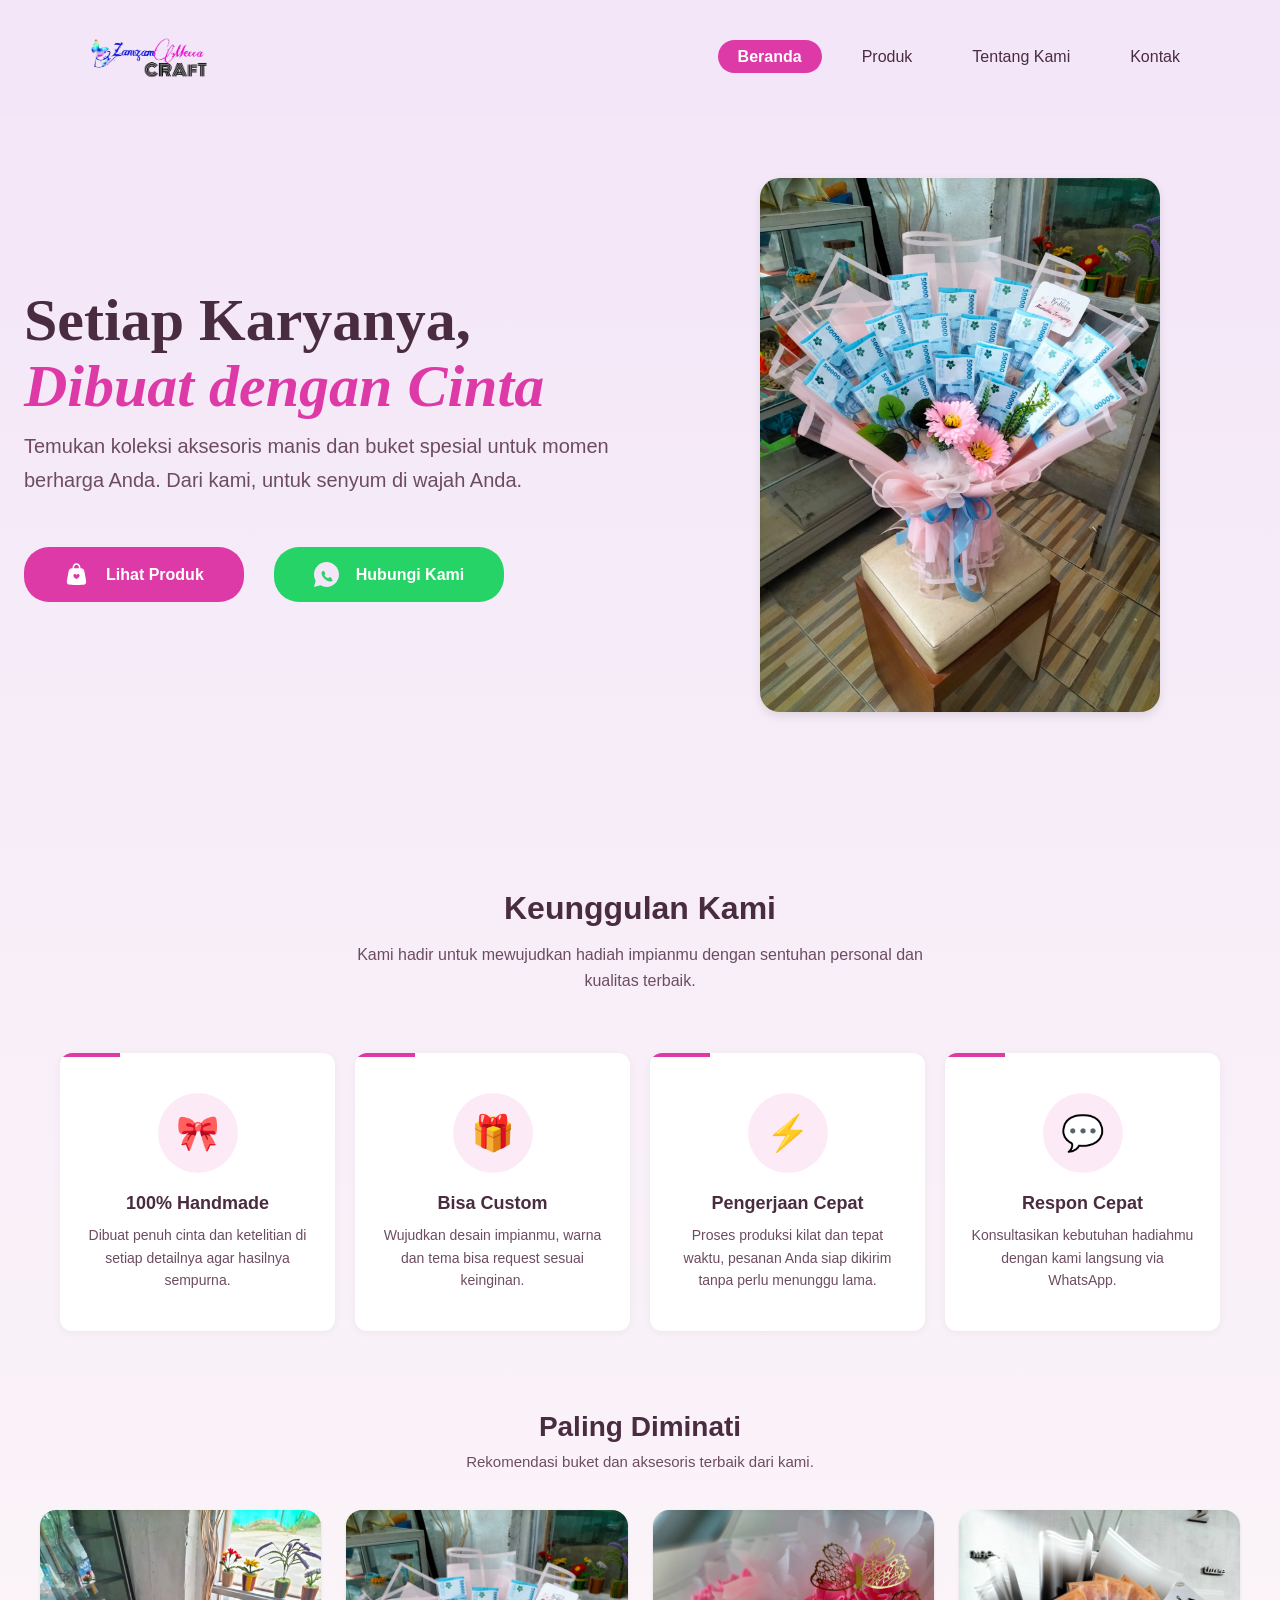
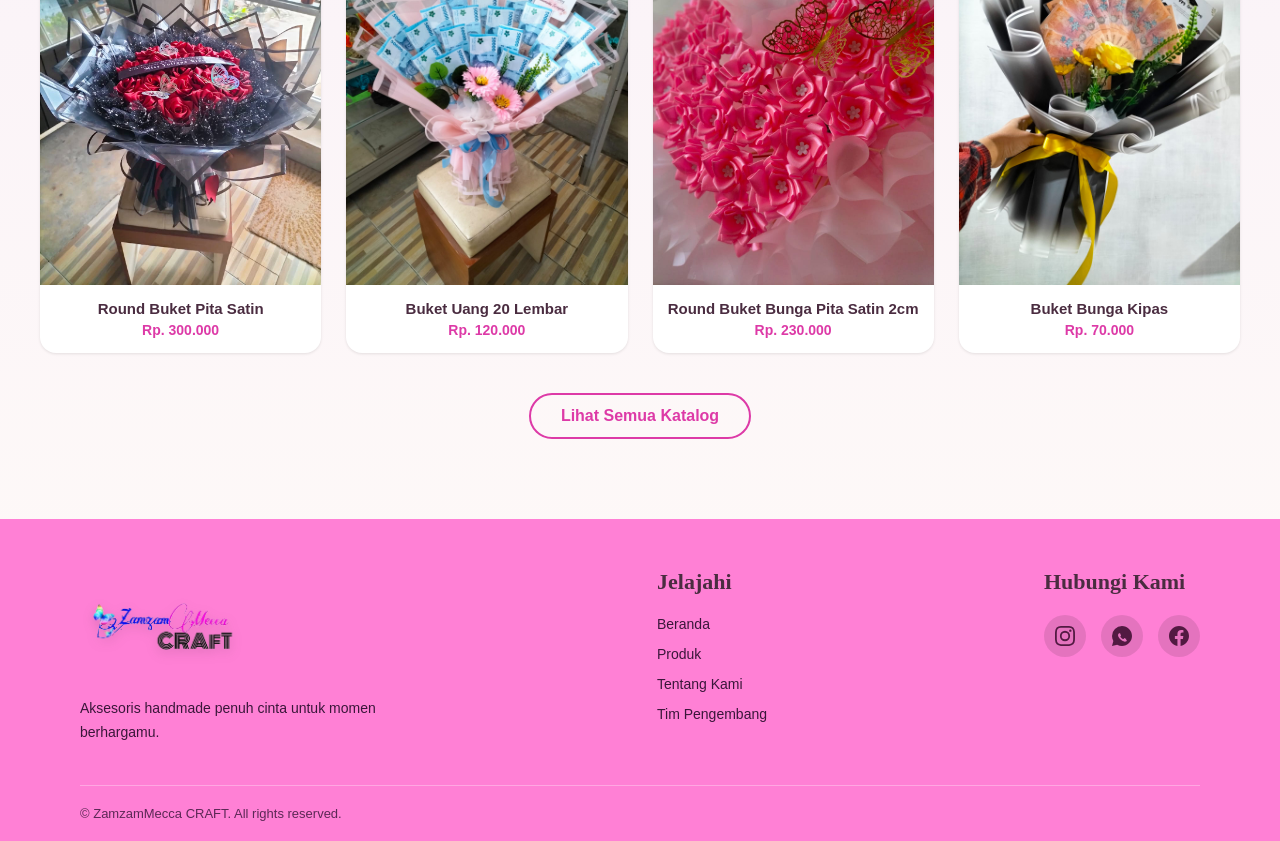
<file: index.html>
<!DOCTYPE html>
<html lang="en">

<head>
    <meta charset="UTF-8">
    <meta name="viewport" content="width=device-width, initial-scale=1.0">
    <link rel="stylesheet" href="css/global.css">
    <link rel="stylesheet" href="css/style.css">
    <title>ZamzamMecca CRAFT</title>
</head>

<body>
    <nav id="nav-container"></nav>

    <header id="beranda">
        <div class="header-grid">
            <div class="header-text">
                <h1>Setiap Karyanya, <br> <span>Dibuat dengan Cinta</span></h1>
                <p>
                    Temukan koleksi aksesoris manis dan buket spesial untuk momen
                    berharga Anda. Dari kami, untuk senyum di wajah Anda.
                </p>
                <div class="header-hubungi">
                    <a href="produk.html" class="header-produk">
                        <img src="public/icons/bag.svg" alt="Produk">
                        Lihat Produk
                    </a>
                    <a href="https://wa.me/6285262526261" class="header-whatsapp" target="_blank"
                        rel="noopener noreferrer">
                        <img src="public/icons/wa.svg" alt="WhatsApp">
                        <span>Hubungi Kami</span>
                    </a>
                </div>
            </div>
            <div class="header-img">
                <div class="slider-container">
                    <div class="slider-wrapper">
                        <div class="slide">
                            <img src="public/img/buket1.jpeg" alt="Karya 1">
                        </div>
                        <div class="slide">
                            <img src="public/img/buket2.jpeg" alt="Karya 2">
                        </div>
                        <div class="slide">
                            <img src="public/img/buket6.jpeg" alt="Karya 3">
                        </div>
                    </div>
                </div>
            </div>
        </div>
    </header>

    <main>
        <!-- Section Keunggulan -->
        <section class="keunggulan-section">
            <div class="keunggulan-header">
                <h2>Keunggulan Kami</h2>
                <p>Kami hadir untuk mewujudkan hadiah impianmu dengan sentuhan personal dan kualitas terbaik.</p>
            </div>

            <div class="keunggulan-grid">
                <div class="keunggulan-card">
                    <div class="keunggulan-bar"></div>
                    <div class="keunggulan-icon">🎀</div>
                    <h3>100% Handmade</h3>
                    <p>Dibuat penuh cinta dan ketelitian di setiap detailnya agar hasilnya sempurna.</p>
                </div>

                <div class="keunggulan-card">
                    <div class="keunggulan-bar"></div>
                    <div class="keunggulan-icon">🎁</div>
                    <h3>Bisa Custom</h3>
                    <p>Wujudkan desain impianmu, warna dan tema bisa request sesuai keinginan.</p>
                </div>

                <div class="keunggulan-card">
                    <div class="keunggulan-bar"></div>
                    <div class="keunggulan-icon">⚡</div>
                    <h3>Pengerjaan Cepat</h3>
                    <p>Proses produksi kilat dan tepat waktu, pesanan Anda siap dikirim tanpa perlu menunggu lama.</p>
                </div>


                <div class="keunggulan-card">
                    <div class="keunggulan-bar"></div>
                    <div class="keunggulan-icon">💬</div>
                    <h3>Respon Cepat</h3>
                    <p>Konsultasikan kebutuhan hadiahmu dengan kami langsung via WhatsApp.</p>
                </div>
            </div>
        </section>

        <!-- 2. Section Produk Terlaris -->
        <section class="produk-terlaris">
            <h2>Paling Diminati</h2>
            <p>Rekomendasi buket dan aksesoris terbaik dari kami.</p>

            <div id="container-terlaris" class="grid-terlaris">
                <!-- menampilkan produk -->
            </div>

            <a href="produk.html" class="btn-lihat-semua">Lihat Semua Katalog</a>
        </section>
    </main>

    <footer id="footer-container"></footer>

    <script src="js/data.js"></script>
    <script src="js/main.js"></script>

    <script>
        // memanggil Produk Terlaris di Beranda
        const tampilTerlaris = document.getElementById('container-terlaris');

        if (typeof dataProdukPrioritas !== 'undefined' && dataProdukPrioritas.length > 0) {
            dataProdukPrioritas.forEach(produk => {
                tampilTerlaris.innerHTML += `
                    <div class="card-terlaris">
                        <div class="card-img">
                            <img src="${produk.foto}" alt="${produk.nama}">
                        </div>
                        <div class="card-info">
                            <h3>${produk.nama}</h3>
                            <p>${produk.harga}</p>
                        </div>
                    </div>
                `;
            });
        } else {
            tampilTerlaris.innerHTML = `<p style="text-align:center; color:#888;">Produk terlaris segera hadir!</p>`;
        }

        // Auto Slide Header (Efek Geser)
        const wrapper = document.querySelector('.slider-wrapper');
        const slides = document.querySelectorAll('.slide');
        let index = 0;

        function nextSlide() {
            if (!wrapper || slides.length === 0) return;

            index++;

            // Jika sudah di akhir, kembali ke awal
            if (index >= slides.length) {
                index = 0;
            }

            // Geser wrapper berdasarkan indeks (min-width: 100%)
            const percentageToSlide = -index * 100;
            wrapper.style.transform = `translateX(${percentageToSlide}%)`;
        }

        // Ganti gambar setiap 2.5 detik
        setInterval(nextSlide, 2500);
    </script>
</body>

</html>
</file>
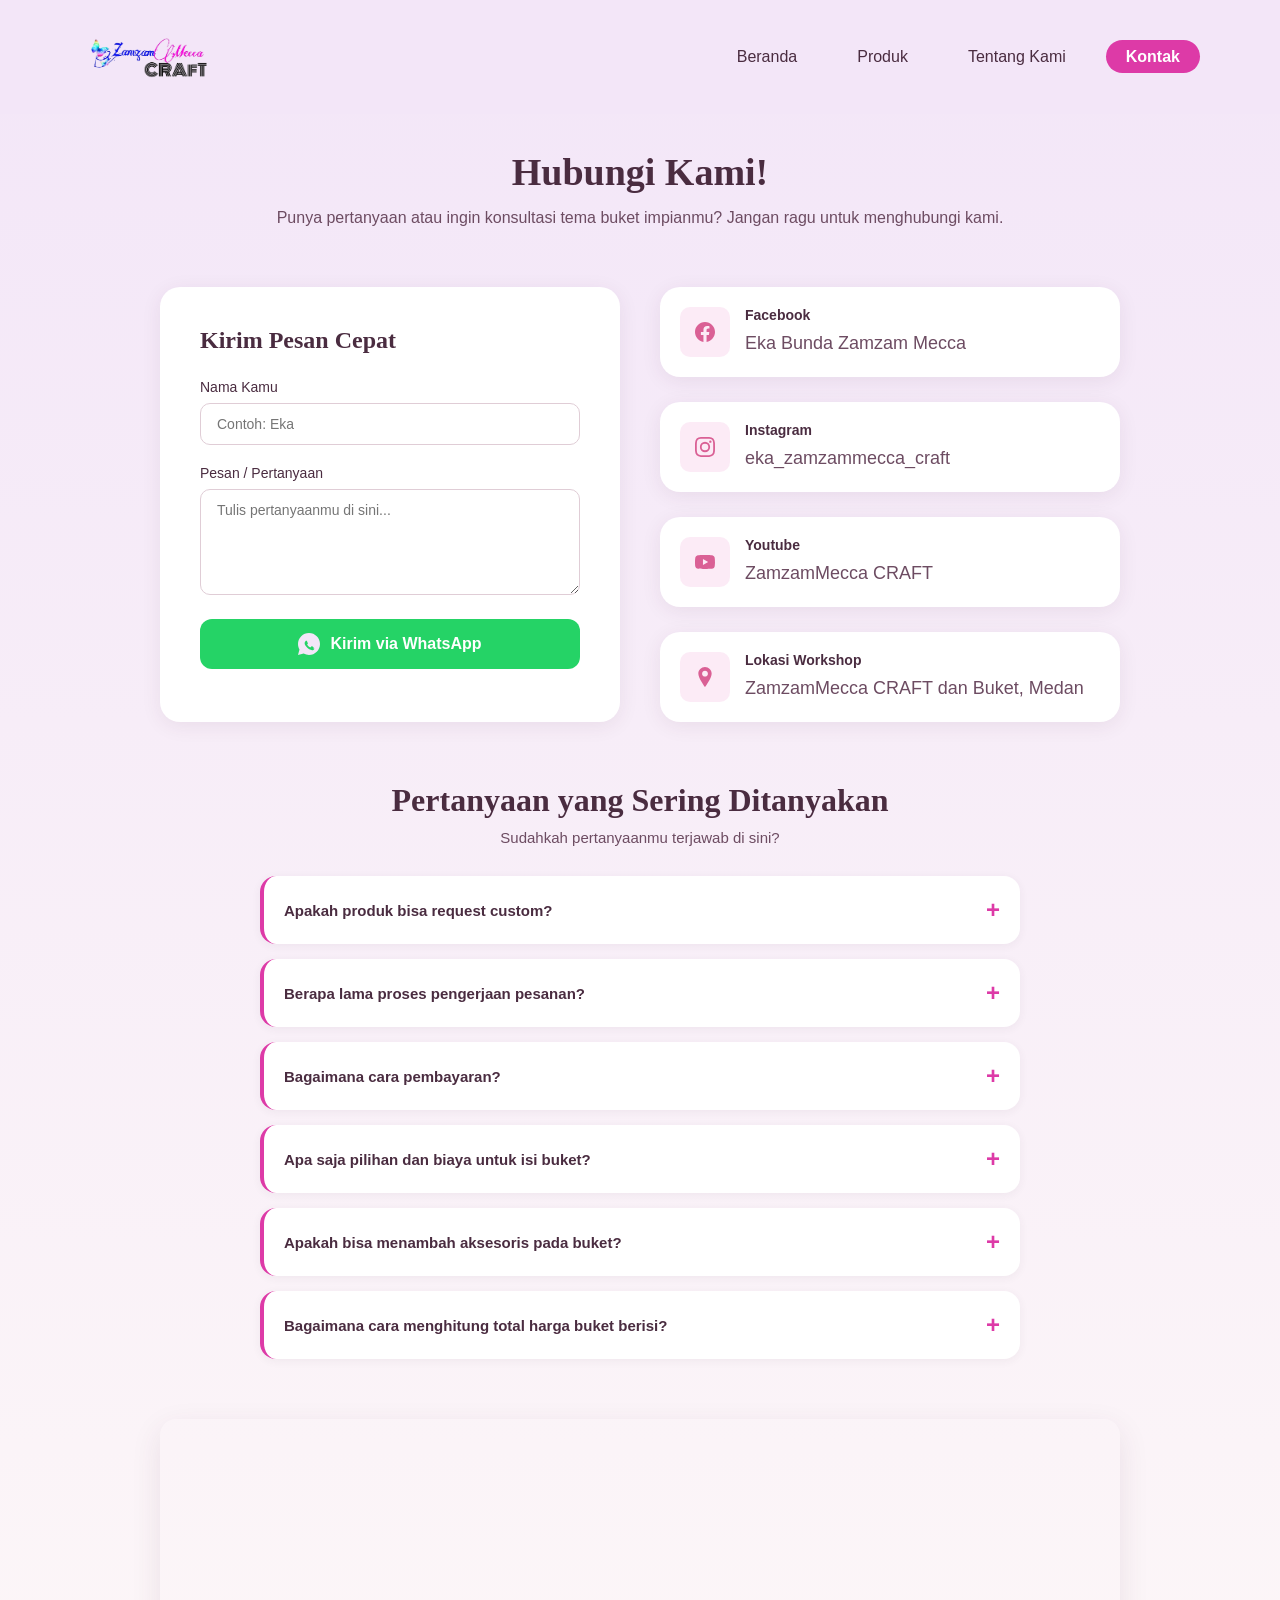
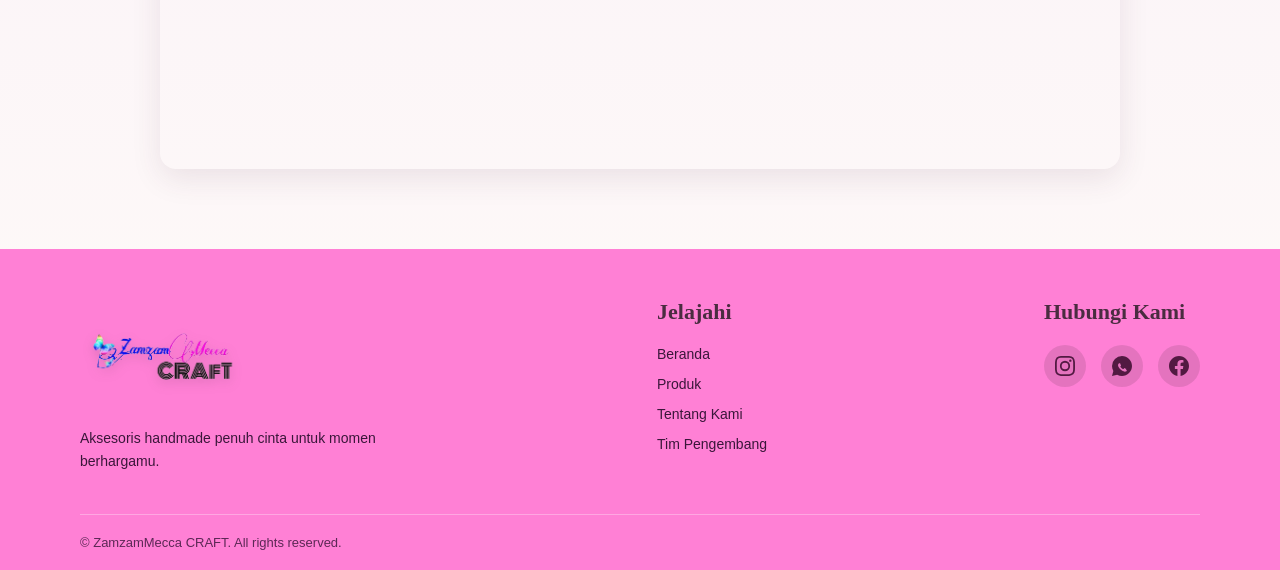
<file: kontak.html>
<!DOCTYPE html>
<html lang="en">

<head>
    <meta charset="UTF-8">
    <meta name="viewport" content="width=device-width, initial-scale=1.0">
    <link rel="stylesheet" href="css/global.css">
    <link rel="stylesheet" href="css/kontak.css">
    <title>ZamzamMecca CRAFT</title>
</head>

<body>
    <nav id="nav-container"></nav>

    <header class="kontak-hero">
        <h1>Hubungi Kami!</h1>
        <p>Punya pertanyaan atau ingin konsultasi tema buket impianmu? Jangan ragu untuk menghubungi kami.</p>
    </header>

    <main>
        <section class="kontak-grid">
            <!-- Kolom Kiri: Form WhatsApp -->
            <div class="kontak-form-card">
                <h2>Kirim Pesan Cepat</h2>
                <form id="wa-form" onsubmit="kirimWhatsApp(event)">
                    <div class="form-group">
                        <label for="nama">Nama Kamu</label>
                        <input type="text" id="nama" placeholder="Contoh: Eka" required>
                    </div>
                    <div class="form-group">
                        <label for="pesan">Pesan / Pertanyaan</label>
                        <textarea id="pesan" rows="5" placeholder="Tulis pertanyaanmu di sini..." required></textarea>
                    </div>
                    <button type="submit" class="btn-wa-form">
                        <img src="public/icons/wa.svg" alt="WA Icon">
                        Kirim via WhatsApp
                    </button>
                </form>
            </div>

            <!-- Kolom Kanan: Info Kontak -->
            <div class="kontak-info-card">
                <a class="info-item" href="https://facebook.com/eka.walady" target="_blank" rel="noopener noreferrer">
                    <div class="info-icon">
                        <img src="public/icons/fb.svg" alt="Facebook">
                    </div>
                    <div>
                        <h4>Facebook</h4>
                        <p>Eka Bunda Zamzam Mecca</p>
                    </div>
                </a>

                <a class="info-item" href="https://www.instagram.com/eka_zamzammecca_craft" target="_blank"
                    rel="noopener noreferrer">
                    <div class="info-icon">
                        <img src="public/icons/ig.svg" alt="IG">
                    </div>
                    <div>
                        <h4>Instagram</h4>
                        <p>eka_zamzammecca_craft</p>
                    </div>
                </a>

                <!-- DIPERBAIKI: Link Youtube yang sebelumnya masih link maps -->
                <a class="info-item" href="https://youtube.com/@ZamzamMeccaCraft" target="_blank"
                    rel="noopener noreferrer">
                    <div class="info-icon">
                        <img src="public/icons/yt.svg" alt="Youtube">
                    </div>
                    <div>
                        <h4>Youtube</h4>
                        <p>ZamzamMecca CRAFT</p>
                    </div>
                </a>

                <a class="info-item"
                    href="https://www.google.com/maps/place/ZamzamMecca+CRAFT+dan+Buket/@3.7041279,98.6603317,17z/data=!3m1!4b1!4m5!3m4!1s0x3036cd544d1747a1:0x2d95a81ca0833c44!8m2!3d3.7041279!4d98.6603317"
                    target="_blank">
                    <div class="info-icon">
                        <img src="public/icons/location.svg" alt="Map">
                    </div>
                    <div>
                        <h4>Lokasi Workshop</h4>
                        <p>ZamzamMecca CRAFT dan Buket, Medan</p>
                    </div>
                </a>
            </div>
        </section>

        <!-- SECTION FAQ BARU -->
        <section class="faq-section">
            <h2>Pertanyaan yang Sering Ditanyakan</h2>
            <p>Sudahkah pertanyaanmu terjawab di sini?</p>

            <div class="faq-container">
                <div class="faq-item">
                    <button class="faq-question" onclick="toggleFaq(this)">
                        <span>Apakah produk bisa request custom?</span>
                        <span class="faq-icon">+</span>
                    </button>
                    <div class="faq-answer">
                        <p>Ya, tentu saja! Kami justru sangat senang jika kamu ingin merancang buket atau aksesoris
                            sesuai keinginanmu. Kamu bisa memilih warna, tema, dan jenis bahan. Langsung konsultasikan
                            via WhatsApp atau langsung ke toko kami ya!</p>
                    </div>
                </div>

                <div class="faq-item">
                    <button class="faq-question" onclick="toggleFaq(this)">
                        <span>Berapa lama proses pengerjaan pesanan?</span>
                        <span class="faq-icon">+</span>
                    </button>
                    <div class="faq-answer">
                        <p>Untuk pesanan ready stock, bisa dikirim di hari yang sama. Untuk pesanan custom, pengerjaan
                            memakan waktu sekitar 1 sampai 5 hari tergantung tingkat kesulitan dan antrian.</p>
                    </div>
                </div>

                <div class="faq-item">
                    <button class="faq-question" onclick="toggleFaq(this)">
                        <span>Bagaimana cara pembayaran?</span>
                        <span class="faq-icon">+</span>
                    </button>
                    <div class="faq-answer">
                        <p>Kami menerima pembayaran melalui Pembayaran langsung, Transfer Bank Mandiri, dan E-Wallet
                            (DANA & ShopeePay). Untuk pesanan custom, kami meminta DP 50% sebelum pengerjaan.</p>
                    </div>
                </div>

                <div class="faq-item">
                    <button class="faq-question" onclick="toggleFaq(this)">
                        <span>Apa saja pilihan dan biaya untuk isi buket?</span>
                        <span class="faq-icon">+</span>
                    </button>
                    <div class="faq-answer">
                        <span>Kami menyediakan berbagai pilihan isi buket dengan ketentuan harga sebagai berikut:
                            <ul>
                                <li><strong>Slot Uang:</strong> Rp5.000 per 1 slot uang (belum termasuk lembaran uang).
                                </li>
                                <li><strong>Bunga:</strong> Rp5.000 per 1 kuntum bunga.</li>
                                <li><strong>Boneka:</strong> Rp20.000 - Rp25.000 per buah (tergantung ukuran/jenis).
                                </li>
                            </ul>
                    </div>
                </div>

                <div class="faq-item">
                    <button class="faq-question" onclick="toggleFaq(this)">
                        <span>Apakah bisa menambah aksesoris pada buket?</span>
                        <span class="faq-icon">+</span>
                    </button>
                    <div class="faq-answer">
                        <span>Bisa. Kami menyediakan aksesoris tambahan untuk mempercantik buket Anda:
                            <ul>
                                <li><strong>Kupu-kupu:</strong> Rp5.000 (mendapatkan 3 pcs).</li>
                                <li><strong>Mahkota:</strong> Rp15.000 per 1 buah mahkota.</li>
                            </ul>
                        </span>
                    </div>
                </div>

                <div class="faq-item">
                    <button class="faq-question" onclick="toggleFaq(this)">
                        <span>Bagaimana cara menghitung total harga buket berisi?</span>
                        <span class="faq-icon">+</span>
                    </button>
                    <div class="faq-answer">
                        <p>Total biaya buket berisi dihitung dari kombinasi item pilihan Anda (slot uang/bunga/boneka)
                            ditambah dengan aksesoris yang dipilih. Biaya ini belum termasuk jasa pembuatan.
                        </p>
                    </div>
                </div>

            </div>
        </section>

        <!-- Maps -->
        <section class="map-section-kontak">
            <div class="map-container">
                <iframe
                    src="https://www.google.com/maps/embed?pb=!1m18!1m12!1m3!1d3981.4834559241795!2d98.66033171108732!3d3.7041278962542865!2m3!1f0!2f0!3f0!3m2!1i1024!2i768!4f13.1!3m3!1m2!1s0x3036cd544d1747a1%3A0x2d95a81ca0833c44!2sZamzamMecca%20CRAFT%20dan%20Buket!5e0!3m2!1sid!2sid!4v1778842413835!5m2!1sid!2sid"
                    style="border:0; border-radius: 16px;" allowfullscreen="" loading="lazy"
                    referrerpolicy="no-referrer-when-downgrade">
                </iframe>
            </div>
        </section>
    </main>

    <footer id="footer-container"></footer>

    <script src="js/main.js"></script>

    <!-- Script Form WhatsApp & FAQ -->
    <script>
        function kirimWhatsApp(event) {
            event.preventDefault();
            const nama = document.getElementById('nama').value;
            const pesan = document.getElementById('pesan').value;
            const teksWA = `Halo Kak, saya *${nama}*.\n\n${pesan}`;
            const nomorWA = "6285262526261";
            const url = `https://wa.me/${nomorWA}?text=${encodeURIComponent(teksWA)}`;
            window.open(url, '_blank');
        }

        // Script Accordion FAQ
        function toggleFaq(button) {
            const faqItem = button.parentElement;
            const isActive = faqItem.classList.contains('active');

            // Tutup semua FAQ lainnya
            document.querySelectorAll('.faq-item').forEach(item => {
                item.classList.remove('active');
            });

            // Jika FAQ yang diklik sebelumnya tidak aktif, buka (toggle)
            if (!isActive) {
                faqItem.classList.add('active');

            }
        }
    </script>
</body>

</html>
</file>
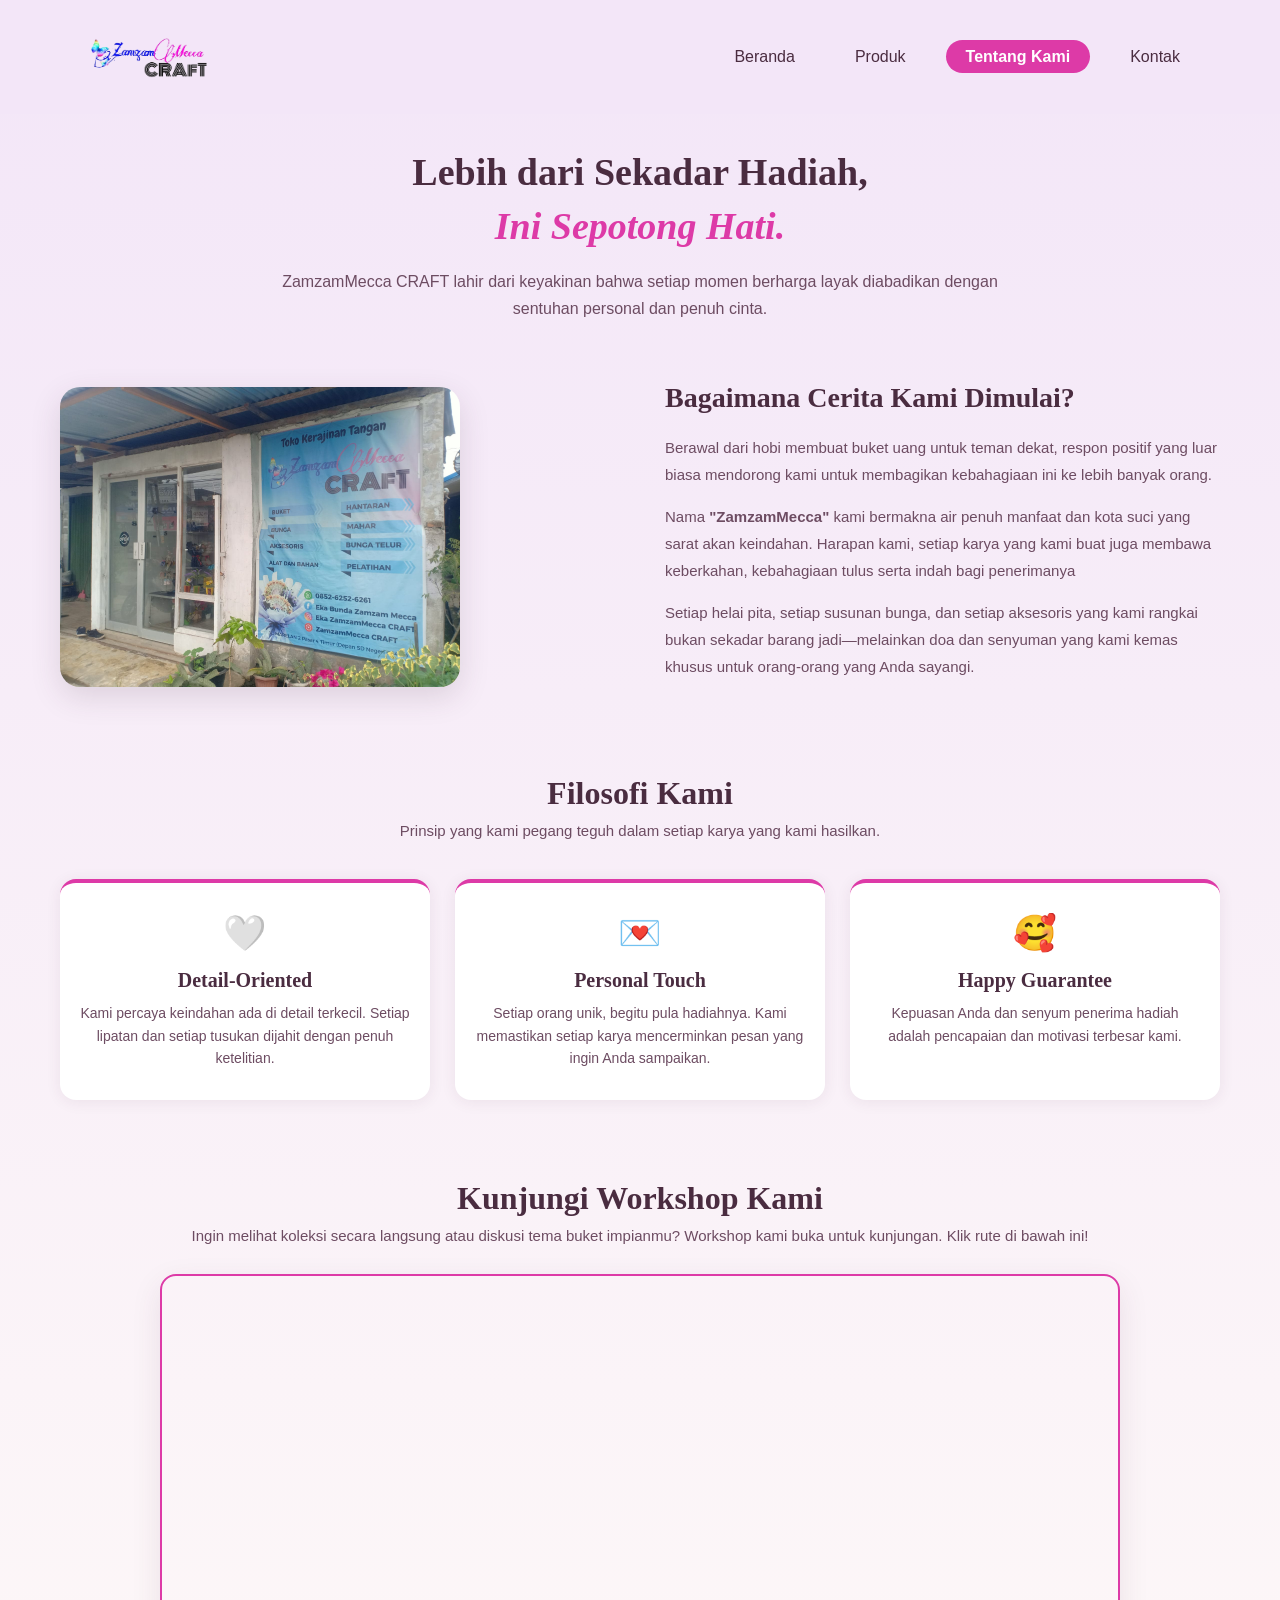
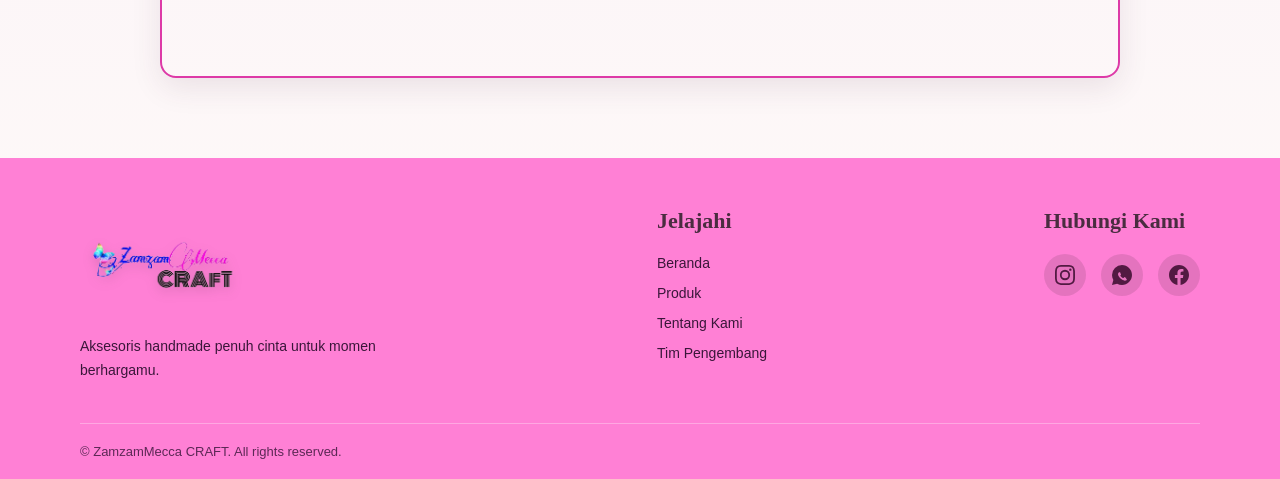
<file: tentang.html>
<!DOCTYPE html>
<html lang="en">

<head>
    <meta charset="UTF-8">
    <meta name="viewport" content="width=device-width, initial-scale=1.0">
    <link rel="stylesheet" href="css/global.css">
    <link rel="stylesheet" href="css/tentang.css">
    <title>ZamzamMecca CRAFT</title>
</head>

<body>
    <nav id="nav-container"></nav>

    <header class="tentang-hero">
        <h1>Lebih dari Sekadar Hadiah,</h1>
        <h1 class="italic-pink">Ini Sepotong Hati.</h1>
        <p>ZamzamMecca CRAFT lahir dari keyakinan bahwa setiap momen berharga layak diabadikan dengan sentuhan personal dan penuh cinta.</p>
    </header>

    <main>
        <!-- Bagian Cerita Kami -->
        <section class="cerita-section">
            <div class="cerita-grid">
                <div class="cerita-img">
                    <img src="public/img/tentan.jpeg" alt="Proses pembuatan buket ZamzamMecca">
                </div>
                <div class="cerita-text">
                    <h2>Bagaimana Cerita Kami Dimulai?</h2>
                    <p>Berawal dari hobi membuat buket uang untuk teman dekat, respon positif yang luar biasa mendorong kami untuk membagikan kebahagiaan ini ke lebih banyak orang.</p>
                    <p>Nama <strong>"ZamzamMecca"</strong> kami bermakna air penuh manfaat dan kota suci yang sarat akan keindahan. Harapan kami, setiap karya yang kami buat juga membawa keberkahan, kebahagiaan tulus serta indah bagi penerimanya</p>
                    <p>Setiap helai pita, setiap susunan bunga, dan setiap aksesoris yang kami rangkai bukan sekadar barang jadi—melainkan doa dan senyuman yang kami kemas khusus untuk orang-orang yang Anda sayangi.</p>
                </div>
            </div>
        </section>

        <!-- Bagian Filosofi -->
        <section class="filosofi-section">
            <h2>Filosofi Kami</h2>
            <p>Prinsip yang kami pegang teguh dalam setiap karya yang kami hasilkan.</p>

            <div class="filosofi-grid">
                <div class="filosofi-card">
                    <div class="filosofi-icon">🤍</div>
                    <h3>Detail-Oriented</h3>
                    <p>Kami percaya keindahan ada di detail terkecil. Setiap lipatan dan setiap tusukan dijahit dengan penuh ketelitian.</p>
                </div>

                <div class="filosofi-card">
                    <div class="filosofi-icon">💌</div>
                    <h3>Personal Touch</h3>
                    <p>Setiap orang unik, begitu pula hadiahnya. Kami memastikan setiap karya mencerminkan pesan yang ingin Anda sampaikan.</p>
                </div>

                <div class="filosofi-card">
                    <div class="filosofi-icon">🥰</div>
                    <h3>Happy Guarantee</h3>
                    <p>Kepuasan Anda dan senyum penerima hadiah adalah pencapaian dan motivasi terbesar kami.</p>
                </div>
            </div>
        </section>

        <!-- Bagian Lokasi / Maps -->
        <section class="lokasi-section">
            <h2>Kunjungi Workshop Kami</h2>
            <p>Ingin melihat koleksi secara langsung atau diskusi tema buket impianmu? Workshop kami buka untuk kunjungan. Klik rute di bawah ini!</p>
            
            <div class="map-container">
                <iframe 
                    src="https://www.google.com/maps/embed?pb=!1m18!1m12!1m3!1d3981.4834559241795!2d98.66033171108732!3d3.7041278962542865!2m3!1f0!2f0!3f0!3m2!1i1024!2i768!4f13.1!3m3!1m2!1s0x3036cd544d1747a1%3A0x2d95a81ca0833c44!2sZamzamMecca%20CRAFT%20dan%20Buket!5e0!3m2!1sid!2sid!4v1778842413835!5m2!1sid!2sid" 
                    style="border:0; border-radius: 16px;" 
                    allowfullscreen="" 
                    loading="lazy" 
                    referrerpolicy="no-referrer-when-downgrade">
                </iframe>
            </div>
        </section>
    </main>

    <footer id="footer-container"></footer>

    <script src="js/main.js"></script>
</body>

</html>
</file>
<file: css/global.css>
* {
    margin: 0;
    padding: 0;
    box-sizing: border-box;
    font-family: 'Segoe UI', Tahoma, Geneva, Verdana, sans-serif;
}

body {
    background: linear-gradient(to bottom, #f3e6f8, #fffbf8);
    /* background-color: rgb(255, 240, 249); */
    min-height: 100vh;
    overflow-y: scroll;
}

#nav-container {
    position: fixed;
    width: 100%;
    z-index: 50;
}
</file>
<file: css/style.css>
/* index.html > style.css */

/* header style */
header {
    min-height: 90vh;
    padding-top: 7rem;
    display: flex;
    align-items: center;
}

.header-grid {
    display: grid;
    grid-template-columns: 1fr;
    gap: 3rem;
    max-width: 600px;
    margin-left: auto;
    margin-right: auto;
    padding-left: 1rem;
    padding-right: 1rem;
    width: 100%;
}

.header-text {
    display: flex;
    flex-direction: column;
    line-height: 1.2;
    color: #4a2c40;
}

.header-text h1 {
    font-family: 'Playfair Display', serif;
    font-size: 3rem;
    font-weight: 700;
    margin-bottom: 10px;
    line-height: 1.1;
}

.header-text h1 span {
    font-family: 'Playfair Display', serif;
    font-style: italic;
    color: #dd3aa7;
}

.header-text p {
    font-family: 'Poppins', sans-serif;
    font-size: 1.125rem;
    line-height: 1.7;
    color: #6d4c62;
    margin-bottom: 10px;
}

.header-img {
    display: flex;
    justify-content: center;
    align-items: center;
    width: 100%;
    border-radius: 20px;
}

.header-img .slide img {
    border-radius: 0px;
}

.slider-container {
    width: 100%;
    max-width: 400px;
    aspect-ratio: 3 / 4;
    overflow: hidden;
    box-shadow: 0 4px 10px rgba(0, 0, 0, 0.1);
    position: relative;
    border-radius: 20px;
}

.slider-wrapper {
    display: flex;
    width: 100%;
    height: 100%;
    transition: transform 0.8s ease-in-out;
}

.slide {
    min-width: 100%;
    height: 100%;
}

.slide img {
    width: 100%;
    height: 100%;
    object-fit: cover;
}

.header-hubungi {
    display: flex;
    gap: 30px;
    padding-top: 20px;
}

.header-produk {
    display: flex;
    justify-content: center;
    align-items: center;
    gap: 1rem;
    margin-top: 20px;
    padding: 15px 40px;
    background-color: #dd3aa7;
    color: white;
    text-decoration: none;
    border-radius: 25px;
    font-size: 16px;
    font-weight: bold;
    transition: 0.3s;
    width: fit-content;
}

.header-produk img {
    width: 25px;
    height: 25px;
    margin-right: 1px;
    filter: invert(100%) sepia(100%) grayscale(100%) brightness(200%);
    color: white;
}

.header-whatsapp {
    display: flex;
    justify-content: center;
    align-items: center;
    gap: 1rem;
    margin-top: 20px;
    padding: 15px 40px;
    background-color: #25D366;
    color: white;
    text-decoration: none;
    border-radius: 25px;
    font-size: 16px;
    font-weight: bold;
    transition: 0.3s;
    width: fit-content;
}

.header-whatsapp img {
    width: 25px;
    height: 25px;
    margin-right: 1px;
}

.header-img img {
    border-radius: 20px;
    box-shadow: 0 1px 3px 0 rgb(0 0 0 / 0.1), 0 1px 2px -1px rgb(0 0 0 / 0.1);
}

/* Main content stye */
main {
    padding: 0 20px;
}

/* 1. Keunggulan */
.keunggulan-section {
    padding: 80px 20px;
    max-width: 1200px;
    margin: 0 auto;
}

.keunggulan-header {
    text-align: center;
    margin-bottom: 60px;
}

.keunggulan-header h2 {
    font-size: 32px;
    color: #4a2c40;
    margin-bottom: 15px;
}

.keunggulan-header p {
    font-size: 16px;
    color: #6d4c62;
    max-width: 600px;
    margin: 0 auto;
    line-height: 1.6;
}

.keunggulan-grid {
    display: grid;
    grid-template-columns: repeat(4, 1fr);
    gap: 20px;
}

.keunggulan-card {
    position: relative;
    background-color: white;
    padding: 40px 25px;
    border-radius: 12px;
    text-align: center;
    overflow: hidden;
    box-shadow: 0 2px 10px rgba(0,0,0,0.05);
    transition: all 0.4s ease;
}

.keunggulan-bar {
    position: absolute;
    top: 0;
    left: 0;
    width: 60px;
    height: 4px;
    background-color: #dd3aa7;
    transition: all 0.4s ease;
}

.keunggulan-icon {
    font-size: 35px;
    margin-bottom: 20px;
    background-color: rgba(221, 58, 167, 0.1);
    width: 80px;
    height: 80px;
    border-radius: 50%;
    display: flex;
    align-items: center;
    justify-content: center;
    margin-left: auto;
    margin-right: auto;
    transition: all 0.4s ease;
}

.keunggulan-card h3 {
    font-size: 18px;
    color: #4a2c40;
    margin-bottom: 10px;
    transition: color 0.4s ease;
}

.keunggulan-card p {
    font-size: 14px;
    color: #6d4c62;
    line-height: 1.6;
    transition: color 0.4s ease;
}

.keunggulan-card:hover {
    background-color: #dd3aa7;
    transform: translateY(-8px);
    box-shadow: 0 10px 25px rgba(221, 58, 167, 0.3);
}

.keunggulan-card:hover .keunggulan-bar {
    width: 100%;
    background-color: white;
}

.keunggulan-card:hover .keunggulan-icon {
    background-color: white;
    transform: scale(1.1);
}

.keunggulan-card:hover h3 {
    color: white;
}

.keunggulan-card:hover p {
    color: rgba(255, 255, 255, 0.9);
}

/* 2. Produk Terlaris */
.produk-terlaris {
    text-align: center;
    max-width: 1200px;
    margin: 0 auto 80px auto;
}

.produk-terlaris h2 {
    font-size: 28px;
    color: #4a2c40;
    margin-bottom: 10px;
}

.produk-terlaris>p {
    font-size: 15px;
    color: #6d4c62;
    margin-bottom: 40px;
}

.grid-terlaris {
    display: grid;
    grid-template-columns: repeat(4, 1fr);
    gap: 25px;
    margin-bottom: 40px;
}

.card-terlaris {
    background-color: white;
    border-radius: 16px;
    text-align: center;
    box-shadow: 0 1px 3px 0 rgb(0 0 0 / 0.1);
    transition: transform 0.2s ease;
}

.card-terlaris:hover {
    transform: translateY(-5px);
}

.card-terlaris .card-img {
    aspect-ratio: 3/4;
    overflow: hidden;
    border-radius: 16px 16px 0 0;
}

.card-terlaris .card-img img {
    width: 100%;
    height: 100%;
    object-fit: cover;
}

.card-terlaris .card-info {
    padding: 15px 10px;
}

.card-terlaris .card-info h3 {
    font-size: 15px;
    color: #4a2c40;
    margin-bottom: 5px;
}

.card-terlaris .card-info p {
    font-size: 14px;
    font-weight: bold;
    color: #dd3aa7;
}

.btn-lihat-semua {
    display: inline-block;
    padding: 12px 30px;
    border: 2px solid #dd3aa7;
    color: #dd3aa7;
    text-decoration: none;
    border-radius: 25px;
    font-weight: bold;
    transition: 0.3s;
}

.btn-lihat-semua:hover {
    background-color: #dd3aa7;
    color: white;
}

/* Responsive Mobile */
@media (max-width: 767px) {
    header {
        padding: 100px 15px 40px 15px;
    }

    .slider-container {
        max-width: 280px;
    }

    .header-hubungi {
        padding: 0;
        flex-direction: column;
        gap: 10px;
        align-items: center;
    }

    .header-produk,
    .header-whatsapp {
        width: 100%;
        max-width: 250px;
        justify-content: center;
    }

    .keunggulan-grid {
        grid-template-columns: repeat(1, 1fr);
        gap: 15px;
    }

    .keunggulan-section {
        padding: 50px 15px;
    }

    .keunggulan-header h2 {
        font-size: 24px;
    }

    .keunggulan-card {
        padding: 30px 15px;
    }

    .keunggulan-icon {
        width: 60px;
        height: 60px;
        font-size: 30px;
    }

    .produk-terlaris h2 {
        font-size: 22px;
    }

    .grid-terlaris {
        grid-template-columns: repeat(2, 1fr);
        gap: 15px;
    }
}

/* Responsive tablet */
@media (min-width: 768px) {
    .header-grid {
        padding-left: 1.5rem;
        padding-right: 1.5rem;
    }

    .header-text h1 {
        font-size: 3rem;
    }

    .header-text p {
        font-size: 1.25rem;
    }
}

@media (min-width: 1024px) {
    header {
        padding-top: 5rem;
    }

    .header-grid {
        grid-template-columns: 1fr 1fr;
        align-items: center;
        max-width: 1600px;
    }

    .header-text h1 {
        font-size: 3.75rem;
    }
}
</file>
<file: css/kontak.css>
/* kontak.html > kontak.css  */

.kontak-hero {
    padding: 150px 20px 60px 20px;
    text-align: center;
    max-width: 800px;
    margin: 0 auto;
}

.kontak-hero h1 {
    font-family: 'Playfair Display', serif;
    font-size: 38px;
    color: #4a2c40;
    margin-bottom: 15px;
}

.kontak-hero p {
    font-family: 'Poppins', sans-serif;
    font-size: 16px;
    color: #6d4c62;
}

/* Grid 2 Kolom */
.kontak-grid {
    display: grid;
    grid-template-columns: 1fr 1fr;
    gap: 40px;
    max-width: 1000px;
    margin: 0 auto 60px auto;
    padding: 0 20px;
}

.kontak-form-card {
    background-color: white;
    padding: 40px;
    border-radius: 20px;
    box-shadow: 0 4px 20px rgba(74, 44, 64, 0.08);
}

.kontak-form-card h2, .kontak-info-card h2 {
    font-family: 'Playfair Display', serif;
    font-size: 24px;
    color: #4a2c40;
    margin-bottom: 25px;
}

/* Styling Form */
.form-group {
    margin-bottom: 20px;
}

.form-group label {
    display: block;
    font-family: 'Poppins', sans-serif;
    font-size: 14px;
    font-weight: 500;
    color: #4a2c40;
    margin-bottom: 8px;
}

.form-group input, .form-group textarea {
    width: 100%;
    padding: 12px 16px;
    border: 1px solid #e0cdd6;
    border-radius: 10px;
    font-family: 'Poppins', sans-serif;
    font-size: 14px;
    color: #4a2c40;
    transition: border-color 0.3s;
}

.form-group input:focus, .form-group textarea:focus {
    outline: none;
    border-color: #dd3aa7;
}

.btn-wa-form {
    display: flex;
    align-items: center;
    justify-content: center;
    gap: 10px;
    width: 100%;
    padding: 14px;
    background-color: #25D366;
    color: white;
    border: none;
    border-radius: 12px;
    font-family: 'Poppins', sans-serif;
    font-size: 16px;
    font-weight: 600;
    cursor: pointer;
    transition: background-color 0.3s;
}

.btn-wa-form:hover {
    background-color: #1ebe5d;
}

.btn-wa-form img {
    width: 22px;
    height: 22px;
}

/* Styling Info Kontak */
.kontak-info-card {
    display: flex;
    flex-direction: column;
    gap: 25px;
}

.info-item {
    display: flex;
    gap: 15px;
    align-items: flex-start;
    background-color: white;
    padding: 20px;
    border-radius: 20px;
    box-shadow: 0 4px 20px rgba(74, 44, 64, 0.08);
    text-decoration: none;
}

.info-icon {
    font-size: 24px;
    background-color: rgba(221, 58, 167, 0.1);
    border-radius: 20%;
    display: flex;
    align-items: center;
    justify-content: center;
}

.info-icon img {
    width: 20px;
    height: 20px;
    filter: invert(33%) sepia(97%) saturate(2329%) hue-rotate(297deg) brightness(88%) contrast(93%);

    margin: 15px;
}
    
.info-item h4 {
    font-family: 'Poppins', sans-serif;
    font-size: 14px;
    color: #4a2c40;
    margin-bottom: 10px;
}

.info-item p {
    font-family: 'Poppins', sans-serif;
    font-size: 18px;
    color: #6d4c62;
}

/* Styling FAQ  */

.faq-section {
    text-align: center;
    max-width: 800px;
    margin: 0 auto 60px auto;
    padding: 0 20px;
}

.faq-section h2 {
    font-family: 'Playfair Display', serif;
    font-size: 32px;
    color: #4a2c40;
    margin-bottom: 10px;
}

.faq-section > p {
    font-family: 'Poppins', sans-serif;
    font-size: 15px;
    color: #6d4c62;
    margin-bottom: 30px;
}

.faq-container {
    display: flex;
    flex-direction: column;
    gap: 15px;
    text-align: left;
}

.faq-item {
    background-color: white;
    border-radius: 16px;
    box-shadow: 0 2px 10px rgba(74, 44, 64, 0.06);
    overflow: hidden;
    border-left: 4px solid #dd3aa7;
    transition: box-shadow 0.3s ease;
}

.faq-item:hover {
    box-shadow: 0 4px 15px rgba(221, 58, 167, 0.15);
}

.faq-question {
    width: 100%;
    display: flex;
    justify-content: space-between;
    align-items: center;
    padding: 20px;
    background: none;
    border: none;
    cursor: pointer;
    font-family: 'Poppins', sans-serif;
    font-size: 15px;
    font-weight: 600;
    color: #4a2c40;
    text-align: left;
    gap: 15px;
}

.faq-icon {
    font-size: 24px;
    font-weight: bold;
    color: #dd3aa7;
    transition: transform 0.3s ease;
    flex-shrink: 0;
}

.faq-answer {
    display: grid;
    grid-template-rows: 0fr; /* 0fr = tinggi nol (tertutup) */
    transition: grid-template-rows 0.35s ease-out;
}

.faq-answer p, .faq-answer span {
    overflow: hidden;
    font-family: 'Poppins', sans-serif;
    font-size: 14px;
    color: #6d4c62;
    line-height: 1.7;
    padding: 0 20px;
}

.faq-answer ul {
    padding: 0 20px;
    margin: 10px 0;
}

/* Saat FAQ Aktif (Diklik) */
.faq-item.active .faq-answer {
    grid-template-rows: 1fr; /* 1fr = tinggi otomatis sesuai konten */
    padding: 0 0 20px 0;
}

.faq-item.active .faq-icon {
    transform: rotate(45deg); /* Memutar + menjadi x */
}

/* Styling Maps */
.map-section-kontak {
    max-width: 1000px;
    margin: 0 auto 80px auto;
    padding: 0 20px;
}

.map-container iframe {
    width: 100%;
    height: 350px;
    display: block;
    box-shadow: 0 10px 30px rgba(74, 44, 64, 0.1);
    border-radius: 16px;
}

/* mobile responsiv */
@media (max-width: 768px) {
    .kontak-hero {
        padding: 100px 15px 40px 15px;
    }

    .kontak-grid {
        grid-template-columns: 1fr;
        padding: 0;
    }

    .kontak-form-card {
        padding: 25px;
        margin: 0 25px;
    }

    .kontak-info-card {
        padding: 0 25px;
    }
}
</file>
<file: css/tentang.css>
/* tentang.html > tentang.css */

/* Hero Section */
.tentang-hero {
    padding: 150px 20px 60px 20px;
    text-align: center;
    max-width: 800px;
    margin: 0 auto;
}

.tentang-hero h1 {
    font-family: 'Playfair Display', serif;
    font-size: 38px;
    color: #4a2c40;
    margin-bottom: 10px;
}

.tentang-hero .italic-pink {
    font-style: italic;
    color: #dd3aa7;
    margin-bottom: 20px;
}

.tentang-hero p {
    font-family: 'Poppins', sans-serif;
    font-size: 16px;
    color: #6d4c62;
    line-height: 1.7;
}

/* Cerita Section */
.cerita-section {
    max-width: 1200px;
    margin: 0 auto 80px auto;
    padding: 0 20px;
}

.cerita-grid {
    display: grid;
    grid-template-columns: 1fr 1fr;
    gap: 50px;
    align-items: center;
}

.cerita-img img {
    width: 100%;
    height: 100%;
    max-width: 400px;
    object-fit: cover;
    border-radius: 20px;
    box-shadow: 0 10px 30px rgba(74, 44, 64, 0.15);
}

.cerita-text h2 {
    font-family: 'Playfair Display', serif;
    font-size: 28px;
    color: #4a2c40;
    margin-bottom: 20px;
}

.cerita-text p {
    font-family: 'Poppins', sans-serif;
    font-size: 15px;
    color: #6d4c62;
    line-height: 1.8;
    margin-bottom: 15px;
}

/* Filosofi Section */
.filosofi-section {
    text-align: center;
    max-width: 1200px;
    margin: 0 auto 80px auto;
    padding: 0 20px;
}

.filosofi-section h2 {
    font-family: 'Playfair Display', serif;
    font-size: 32px;
    color: #4a2c40;
    margin-bottom: 10px;
}

.filosofi-section > p {
    font-family: 'Poppins', sans-serif;
    font-size: 15px;
    color: #6d4c62;
    margin-bottom: 40px;
}

.filosofi-grid {
    display: grid;
    grid-template-columns: repeat(3, 1fr);
    gap: 25px;
}

.filosofi-card {
    background-color: white;
    padding: 30px 20px;
    border-radius: 16px;
    box-shadow: 0 2px 15px rgba(74, 44, 64, 0.08);
    transition: transform 0.3s ease;
    border-top: 4px solid #dd3aa7;
}

.filosofi-card:hover {
    transform: translateY(-5px);
}

.filosofi-icon {
    font-size: 35px;
    margin-bottom: 15px;
}

.filosofi-card h3 {
    font-family: 'Playfair Display', serif;
    font-size: 20px;
    color: #4a2c40;
    margin-bottom: 10px;
}

.filosofi-card p {
    font-family: 'Poppins', sans-serif;
    font-size: 14px;
    color: #6d4c62;
    line-height: 1.6;
}

/* Maps Section */
.lokasi-section {
    text-align: center;
    max-width: 1000px;
    margin: 0 auto 80px auto;
    padding: 0 20px;
}

.lokasi-section h2 {
    font-family: 'Playfair Display', serif;
    font-size: 32px;
    color: #4a2c40;
    margin-bottom: 10px;
}

.lokasi-section p {
    font-family: 'Poppins', sans-serif;
    font-size: 15px;
    color: #6d4c62;
    margin-bottom: 30px;
}

.map-container {
    box-shadow: 0 10px 30px rgba(74, 44, 64, 0.1);
    border: 2px solid #dd3aa7;
    border-radius: 16px;
    overflow: hidden;
}

.map-container iframe {
    width: 100%;
    height: 400px;
    display: block;
}

/* RESPONSIVE MOBILE */
@media (max-width: 768px) {
    .tentang-hero {
        padding: 100px 15px 40px 15px;
    }

    .tentang-hero h1 {
        font-size: 28px;
    }

    .cerita-grid {
        grid-template-columns: 1fr;
        gap: 30px;
    }

    .cerita-img {
        max-height: 300px;
        overflow: hidden;
    }

    .cerita-text h2 {
        font-size: 24px;
    }

    .filosofi-grid {
        grid-template-columns: 1fr;
        gap: 20px;
    }

    .map-container iframe {
        height: 300px;
    }
}
</file>
